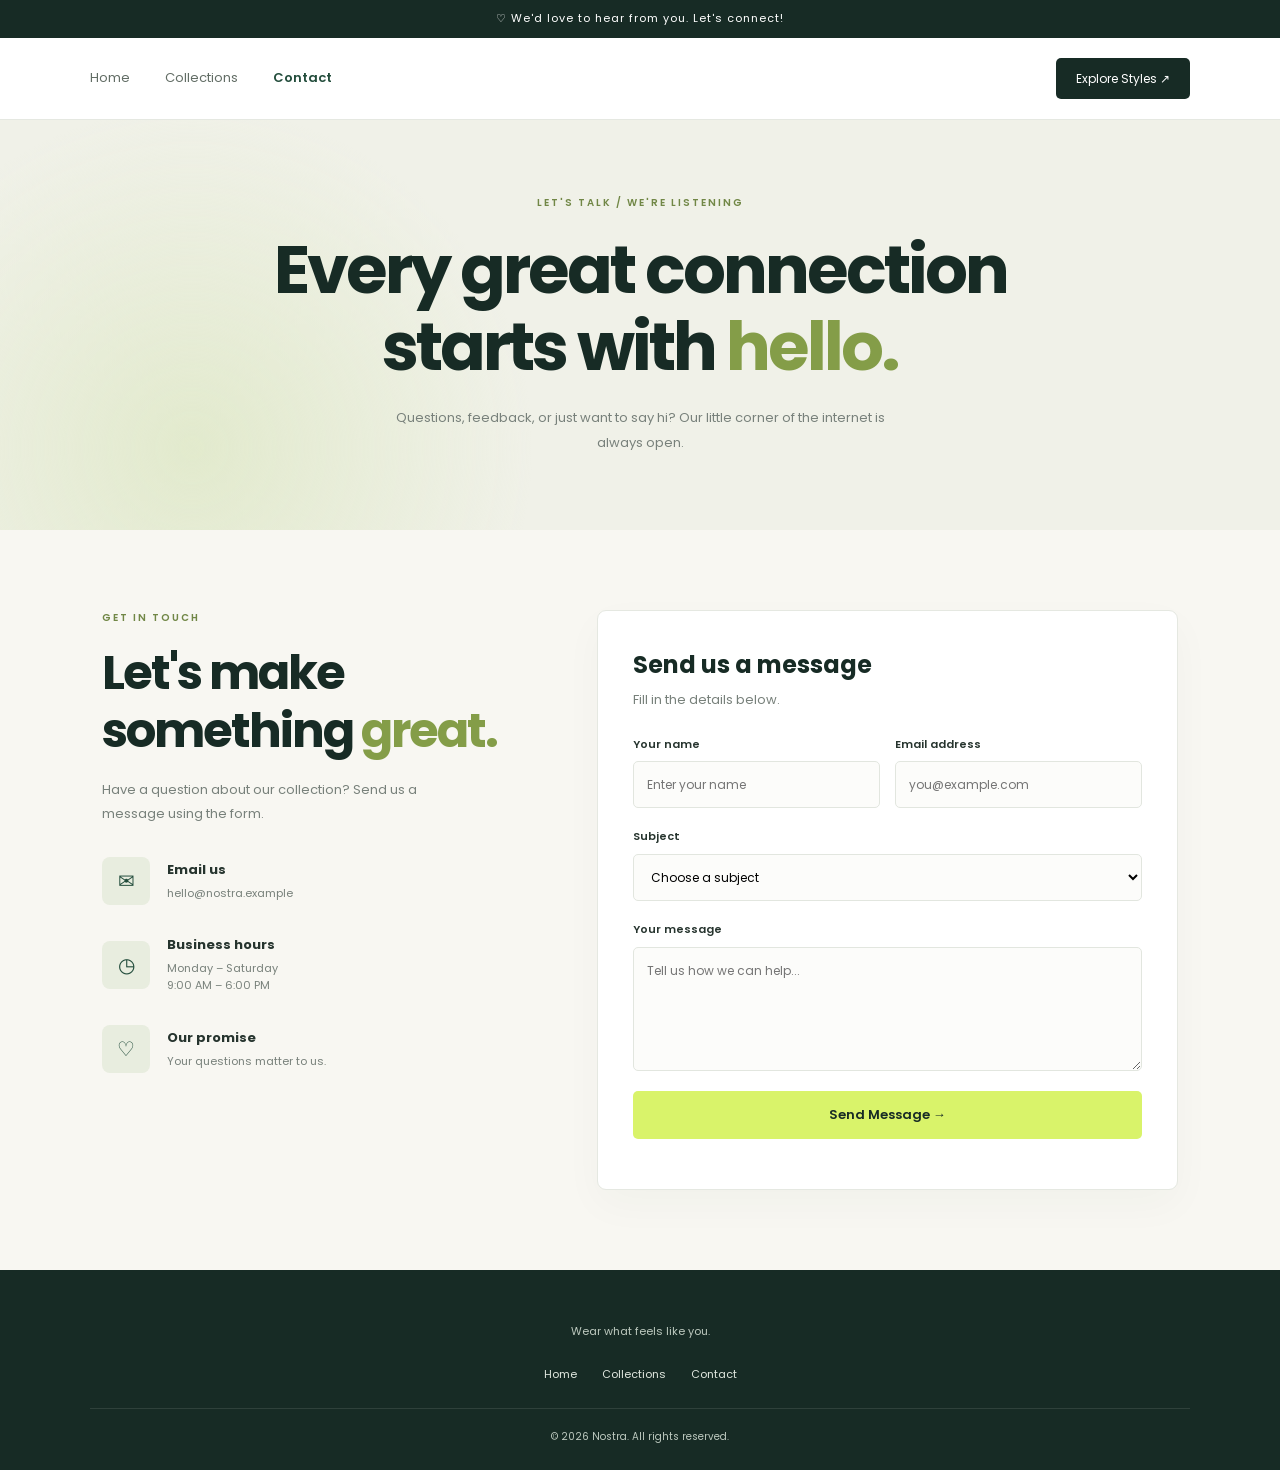
<file: contact.html>
<!DOCTYPE html>
<html lang="en">
<head>
    <meta charset="UTF-8">
    <meta name="viewport" content="width=device-width, initial-scale=1.0">

    <title>Contact Us | Nostra</title>

    <link rel="stylesheet" href="style.css">
    <script src="script.js" defer></script>

    <link href="https://fonts.googleapis.com/css2?family=Poppins:wght@300;400;500;600;700;800&display=swap" rel="stylesheet">
</head>

<body>

    <div class="announcement">
        ♡ We'd love to hear from you. Let's connect!
    </div>

    <nav class="navbar">
        <a href="index.html" class="logo">nostra<span>.</span></a>

        <div class="nav-links">
            <a href="index.html">Home</a>
            <a href="collections.html">Collections</a>
            <a href="contact.html" class="active">Contact</a>
        </div>

        <a href="collections.html" class="nav-button">Explore Styles ↗</a>
    </nav>

    <main>

        <section class="contact-hero">
            <p class="eyebrow">LET'S TALK / WE'RE LISTENING</p>

            <h1>Every great connection<br>starts with <span>hello.</span></h1>

            <p>
                Questions, feedback, or just want to say hi?
                Our little corner of the internet is always open.
            </p>
        </section>

        <section class="contact-layout">

            <div class="contact-info">

                <p class="eyebrow">GET IN TOUCH</p>

                <h2>Let's make<br>something <span>great.</span></h2>

                <p class="muted-text">
                    Have a question about our collection?
                    Send us a message using the form.
                </p>

                <div class="contact-detail">
                    <div class="detail-icon">✉</div>

                    <div>
                        <h3>Email us</h3>
                        <p>hello@nostra.example</p>
                    </div>
                </div>

                <div class="contact-detail">
                    <div class="detail-icon">◷</div>

                    <div>
                        <h3>Business hours</h3>
                        <p>Monday – Saturday</p>
                        <p>9:00 AM – 6:00 PM</p>
                    </div>
                </div>

                <div class="contact-detail">
                    <div class="detail-icon">♡</div>

                    <div>
                        <h3>Our promise</h3>
                        <p>Your questions matter to us.</p>
                    </div>
                </div>

            </div>

            <div class="contact-form-card">

                <h2>Send us a message</h2>

                <p class="muted-text">
                    Fill in the details below.
                </p>

                <form id="contactForm">

                    <div class="form-row">

                        <div class="form-group">
                            <label for="contactName">Your name</label>

                            <input
                                type="text"
                                id="contactName"
                                placeholder="Enter your name"
                                required
                                minlength="2"
                            >
                        </div>

                        <div class="form-group">
                            <label for="contactEmail">Email address</label>

                            <input
                                type="email"
                                id="contactEmail"
                                placeholder="you@example.com"
                                required
                            >
                        </div>

                    </div>

                    <div class="form-group">
                        <label for="contactSubject">Subject</label>

                        <select id="contactSubject" required>
                            <option value="">Choose a subject</option>
                            <option value="Product enquiry">Product enquiry</option>
                            <option value="Order enquiry">Order enquiry</option>
                            <option value="Feedback">Feedback</option>
                            <option value="Other">Other</option>
                        </select>
                    </div>

                    <div class="form-group">
                        <label for="contactMessage">Your message</label>

                        <textarea
                            id="contactMessage"
                            rows="5"
                            placeholder="Tell us how we can help..."
                            required
                            minlength="10"
                        ></textarea>
                    </div>

                    <button type="submit" class="primary-btn submit-btn">
                        Send Message →
                    </button>

                    <p id="contactStatus" class="form-status" role="status"></p>

                </form>

            </div>

        </section>

    </main>

    <footer class="footer">
        <a href="index.html" class="logo">nostra<span>.</span></a>
        <p>Wear what feels like you.</p>

        <div class="footer-links">
            <a href="index.html">Home</a>
            <a href="collections.html">Collections</a>
            <a href="contact.html">Contact</a>
        </div>

        <p class="copyright">© 2026 Nostra. All rights reserved.</p>
    </footer>

</body>
</html>
</file>
<file: style.css>
/* =========================
   NOSTRA - GLOBAL STYLES
========================= */

:root {
    --dark: #172b25;
    --green: #234d3c;
    --accent: #d9f36a;
    --cream: #f8f7f2;
    --white: #ffffff;
    --text: #26342e;
    --muted: #78817b;
    --border: #e5e8e1;
}

* {
    margin: 0;
    padding: 0;
    box-sizing: border-box;
}

html {
    scroll-behavior: smooth;
}

body {
    font-family: "Poppins", sans-serif;
    background: var(--cream);
    color: var(--text);
    line-height: 1.6;
}

a {
    text-decoration: none;
    color: inherit;
}

button,
input,
select,
textarea {
    font: inherit;
}

button,
select {
    cursor: pointer;
}

img {
    max-width: 100%;
    display: block;
}

[hidden] {
    display: none !important;
}

/* ANNOUNCEMENT */

.announcement {
    background: var(--dark);
    color: var(--white);
    text-align: center;
    padding: 10px 15px;
    font-size: 11px;
    letter-spacing: 1px;
}

/* NAVBAR */

.navbar {
    height: 82px;
    display: flex;
    justify-content: space-between;
    align-items: center;
    padding: 0 7%;
    background: var(--white);
    border-bottom: 1px solid var(--border);
    gap: 25px;
}

.logo {
    display: none;
}

.logo span {
    color: #91b23b;
}

.nav-links {
    display: flex;
    align-items: center;
    gap: 35px;
}

.nav-links a {
    color: #626d65;
    font-size: 13px;
    transition: 0.3s;
}

.nav-links a:hover,
.nav-links a.active {
    color: var(--green);
    font-weight: 600;
}

.nav-button {
    padding: 11px 20px;
    background: var(--dark);
    color: white;
    border-radius: 5px;
    font-size: 12px;
    transition: 0.3s;
}

.nav-button:hover {
    background: var(--green);
    transform: translateY(-2px);
}

/* COMMON BUTTONS */

.primary-btn {
    display: inline-flex;
    align-items: center;
    justify-content: center;
    padding: 14px 23px;
    border: none;
    border-radius: 5px;
    background: var(--accent);
    color: var(--dark);
    font-size: 13px;
    font-weight: 600;
    transition: 0.3s;
    cursor: pointer;
}

.primary-btn:hover {
    background: #c9e65a;
    transform: translateY(-2px);
}

.secondary-btn {
    display: inline-flex;
    align-items: center;
    justify-content: center;
    padding: 14px 20px;
    border: 1px solid #d5dbd4;
    border-radius: 5px;
    font-size: 13px;
    transition: 0.3s;
}

.secondary-btn:hover {
    background: white;
}

.eyebrow {
    font-size: 10px;
    font-weight: 600;
    letter-spacing: 2px;
    color: #718746;
}

.muted-text {
    color: var(--muted);
    font-size: 13px;
}

/* HOME HERO */

.hero {
    min-height: 620px;
    padding: 70px 8%;
    display: grid;
    grid-template-columns: 1fr 0.9fr;
    align-items: center;
    gap: 65px;
    background:
        radial-gradient(circle at 10% 10%, #e8eedb 0, transparent 35%),
        var(--cream);
}

.hero-content h1 {
    font-size: clamp(48px, 6vw, 76px);
    line-height: 1.12;
    letter-spacing: -4px;
    font-weight: 600;
    margin: 23px 0;
    color: var(--dark);
}

.hero-content h1 span,
.collection-hero h1 span,
.contact-hero h1 span,
.contact-info h2 span {
    color: #849d48;
}

.hero-description {
    max-width: 430px;
    color: var(--muted);
    font-size: 14px;
    line-height: 1.9;
}

.hero-buttons {
    display: flex;
    flex-wrap: wrap;
    gap: 12px;
    margin-top: 30px;
}

.hero-stats {
    display: flex;
    flex-wrap: wrap;
    gap: 35px;
    margin-top: 50px;
}

.hero-stats h3 {
    font-size: 22px;
    color: var(--dark);
}

.hero-stats p {
    font-size: 10px;
    color: var(--muted);
}

.hero-image {
    height: 470px;
    position: relative;
}

.hero-image > img {
    height: 100%;
    width: 100%;
    object-fit: cover;
    border-radius: 150px 150px 8px 8px;
}

.floating-card {
    position: absolute;
    bottom: 25px;
    left: -35px;
    background: white;
    padding: 17px 20px;
    display: flex;
    align-items: center;
    gap: 12px;
    border-radius: 8px;
    box-shadow: 0 10px 35px #00000012;
}

.floating-card > span {
    font-size: 28px;
    color: #8ea845;
}

.floating-card strong {
    font-size: 12px;
}

.floating-card p {
    font-size: 10px;
    color: var(--muted);
}

/* BENEFITS */

.benefits {
    padding: 25px 7%;
    background: var(--dark);
    color: white;
    display: flex;
    justify-content: space-around;
    align-items: center;
    gap: 20px;
    flex-wrap: wrap;
    font-size: 12px;
}

/* GENERAL SECTION */

.section {
    padding: 95px 8%;
}

.section-heading {
    display: flex;
    align-items: end;
    justify-content: space-between;
    gap: 20px;
    margin-bottom: 35px;
}

.section-heading h2,
.collection-top h2 {
    font-size: clamp(25px, 4vw, 37px);
    letter-spacing: -1.5px;
    color: var(--dark);
    margin-top: 10px;
}

.section-heading h2 span {
    color: #849d48;
}

.text-link {
    font-size: 12px;
    font-weight: 600;
    padding-bottom: 5px;
}

/* CATEGORY CARDS */

.category-grid {
    display: grid;
    grid-template-columns: repeat(3, minmax(0, 1fr));
    gap: 23px;
}

.category-card {
    position: relative;
    height: 410px;
    overflow: hidden;
    border-radius: 7px;
    background: #e2e6dc;
}

.category-card img {
    width: 100%;
    height: 100%;
    object-fit: cover;
    transition: transform 0.6s;
}

.category-card:hover img {
    transform: scale(1.06);
}

.category-card::after {
    content: "";
    position: absolute;
    inset: 0;
    background: linear-gradient(
        transparent 25%,
        rgba(10, 25, 17, 0.82)
    );
}

.category-overlay {
    position: absolute;
    z-index: 1;
    bottom: 25px;
    left: 24px;
    color: white;
}

.category-overlay p {
    font-size: 9px;
    letter-spacing: 1px;
}

.category-overlay h3 {
    font-size: 30px;
    margin: 7px 0;
}

.category-overlay span {
    font-size: 11px;
}

/* NEWSLETTER */

.newsletter {
    text-align: center;
    padding: 75px 20px;
    background: #eaf0df;
}

.newsletter h2 {
    font-size: clamp(28px, 4vw, 42px);
    letter-spacing: -1px;
    margin: 10px 0;
    color: var(--dark);
}

.newsletter > p:not(.eyebrow) {
    color: var(--muted);
    font-size: 13px;
    margin-bottom: 25px;
}

.newsletter .primary-btn {
    margin-top: 5px;
}

/* COLLECTION HERO */

.collection-hero {
    text-align: center;
    padding: 75px 20px;
    background:
        radial-gradient(circle at 80% 20%, #e5edcf, transparent 35%),
        #f0f1e8;
}

.collection-hero h1,
.contact-hero h1 {
    font-size: clamp(43px, 6vw, 67px);
    line-height: 1.16;
    letter-spacing: -3px;
    color: var(--dark);
    margin: 20px 0;
}

.collection-hero > p:last-child,
.contact-hero > p:last-child {
    max-width: 520px;
    margin: 0 auto;
    color: var(--muted);
    font-size: 13px;
    line-height: 1.9;
}

/* COLLECTION SECTION */

.collection-section {
    padding: 75px 7%;
}

.collection-top {
    display: flex;
    align-items: end;
    justify-content: space-between;
    gap: 20px;
    margin-bottom: 30px;
}

.product-count {
    background: #e8eddf;
    color: var(--green);
    border-radius: 30px;
    padding: 9px 15px;
    font-size: 11px;
    white-space: nowrap;
}

/* SEARCH AND FILTERS */

.filter-panel {
    display: grid;
    grid-template-columns: minmax(180px, 1fr) 210px 210px;
    gap: 12px;
    margin-bottom: 18px;
}

.search-box {
    display: flex;
    align-items: center;
    gap: 12px;
    padding: 0 15px;
    background: white;
    border: 1px solid var(--border);
    border-radius: 5px;
}

.search-box > span {
    font-size: 25px;
    color: #77866c;
}

.search-box input {
    width: 100%;
    border: none;
    outline: none;
    padding: 14px 0;
    background: transparent;
    font-size: 12px;
    min-width: 0;
}

.filter-panel select {
    width: 100%;
    padding: 14px;
    background: white;
    border: 1px solid var(--border);
    border-radius: 5px;
    outline: none;
    font-size: 12px;
    color: var(--text);
}

.active-filter-row {
    display: flex;
    justify-content: space-between;
    align-items: center;
    margin-bottom: 23px;
}

.active-filter-row p {
    font-size: 11px;
    color: var(--muted);
}

.clear-btn {
    background: transparent;
    border: none;
    color: var(--green);
    font-size: 11px;
    font-weight: 600;
}

.clear-btn:hover {
    text-decoration: underline;
}

/* PRODUCT GRID */

.product-grid {
    display: grid;
    grid-template-columns: repeat(4, minmax(0, 1fr));
    gap: 25px 17px;
}

.product-card {
    min-width: 0;
    background: white;
    border-radius: 7px;
    overflow: hidden;
    border: 1px solid #eceee8;
    transition: transform 0.3s, box-shadow 0.3s;
}

.product-card:hover {
    transform: translateY(-5px);
    box-shadow: 0 12px 30px #1c35200e;
}

.product-image {
    height: 250px;
    position: relative;
    overflow: hidden;
    background: #eceee7;
}

.product-image img {
    width: 100%;
    height: 100%;
    object-fit: cover;
    transition: transform 0.5s;
}

.product-card:hover .product-image img {
    transform: scale(1.05);
}

.product-badge {
    position: absolute;
    top: 12px;
    left: 12px;
    background: var(--accent);
    color: var(--dark);
    font-size: 9px;
    font-weight: 600;
    padding: 5px 9px;
    border-radius: 3px;
}

.product-details {
    padding: 16px;
}

.product-category {
    color: #82944f;
    font-size: 9px;
    letter-spacing: 1px;
    text-transform: uppercase;
}

.product-details h3 {
    font-size: 13px;
    margin: 7px 0;
    font-weight: 600;
    color: var(--dark);
}

.product-description {
    font-size: 10px;
    color: var(--muted);
    min-height: 32px;
    line-height: 1.6;
}

.product-bottom {
    display: flex;
    justify-content: space-between;
    align-items: center;
    gap: 8px;
    margin-top: 14px;
}

.product-price {
    font-size: 15px;
    font-weight: 700;
    color: var(--dark);
}

.product-bottom button {
    border: none;
    background: var(--dark);
    color: white;
    padding: 9px 11px;
    border-radius: 4px;
    font-size: 10px;
    transition: 0.3s;
}

.product-bottom button:hover {
    background: #496f45;
}

.no-products {
    text-align: center;
    padding: 75px 20px;
    background: white;
    border-radius: 8px;
}

.no-products > span {
    font-size: 40px;
    color: #8da454;
}

.no-products h3 {
    margin: 12px 0;
    font-size: 23px;
}

.no-products p {
    font-size: 12px;
    color: var(--muted);
    margin-bottom: 20px;
}

/* CONTACT HERO */

.contact-hero {
    text-align: center;
    padding: 75px 20px;
    background:
        radial-gradient(circle at 15% 80%, #e2eacd, transparent 30%),
        #f0f1e8;
}

/* CONTACT LAYOUT */

.contact-layout {
    padding: 80px 8%;
    display: grid;
    grid-template-columns: 0.85fr 1.15fr;
    gap: 65px;
    align-items: start;
}

.contact-info h2 {
    font-size: clamp(35px, 4vw, 48px);
    letter-spacing: -2px;
    line-height: 1.2;
    margin: 18px 0;
    color: var(--dark);
}

.contact-info > .muted-text {
    max-width: 370px;
    line-height: 1.9;
}

.contact-detail {
    display: flex;
    align-items: center;
    gap: 17px;
    margin-top: 30px;
}

.detail-icon {
    display: flex;
    justify-content: center;
    align-items: center;
    width: 48px;
    height: 48px;
    flex-shrink: 0;
    border-radius: 8px;
    background: #e8eddf;
    color: var(--green);
    font-size: 20px;
}

.contact-detail h3 {
    font-size: 13px;
    margin-bottom: 4px;
}

.contact-detail p {
    font-size: 11px;
    color: var(--muted);
}

/* CONTACT FORM */

.contact-form-card {
    background: white;
    padding: 35px;
    border: 1px solid var(--border);
    border-radius: 9px;
    box-shadow: 0 15px 40px #203a2208;
}

.contact-form-card h2 {
    color: var(--dark);
    font-size: 24px;
    margin-bottom: 5px;
}

.contact-form-card > p {
    margin-bottom: 25px;
}

.form-row {
    display: grid;
    grid-template-columns: 1fr 1fr;
    gap: 15px;
}

.form-group {
    display: flex;
    flex-direction: column;
    gap: 8px;
    margin-bottom: 20px;
}

.form-group label {
    font-size: 11px;
    font-weight: 600;
}

.form-group input,
.form-group select,
.form-group textarea {
    width: 100%;
    padding: 13px;
    border: 1px solid #e2e6df;
    background: #fcfcfa;
    border-radius: 5px;
    outline: none;
    font-size: 12px;
    transition: border-color 0.3s;
}

.form-group input:focus,
.form-group select:focus,
.form-group textarea:focus {
    border-color: #819c50;
}

.form-group textarea {
    resize: vertical;
}

.submit-btn {
    width: 100%;
}

.form-status {
    font-size: 12px;
    margin-top: 15px;
    line-height: 1.7;
}

.form-status.success {
    color: #28723e;
}

.form-status.error {
    color: #b42318;
}

/* FOOTER */

.footer {
    padding: 45px 7% 25px;
    background: var(--dark);
    color: white;
    text-align: center;
}

.footer .logo {
    color: white;
}

.footer > p {
    font-size: 11px;
    color: #bdc9bf;
    margin-top: 8px;
}

.footer-links {
    display: flex;
    justify-content: center;
    gap: 25px;
    margin: 25px 0;
}

.footer-links a {
    font-size: 11px;
    color: #e0e7df;
}

.footer-links a:hover {
    color: var(--accent);
}

.footer .copyright {
    border-top: 1px solid #ffffff1a;
    padding-top: 20px;
    margin-top: 20px;
    font-size: 10px;
}

/* RESPONSIVE DESIGN */

@media (max-width: 1000px) {

    .navbar {
        padding: 0 4%;
    }

    .hero {
        padding: 60px 5%;
        gap: 35px;
    }

    .hero-image {
        height: 390px;
    }

    .hero-content h1 {
        letter-spacing: -2px;
    }

    .product-grid {
        grid-template-columns: repeat(3, minmax(0, 1fr));
    }

    .product-image {
        height: 230px;
    }

    .contact-layout {
        padding: 65px 5%;
        gap: 35px;
    }

}

@media (max-width: 700px) {

    .announcement {
        font-size: 9px;
    }

    .navbar {
        height: auto;
        min-height: 75px;
        padding: 15px 5%;
        flex-wrap: wrap;
        justify-content: space-between;
        gap: 15px;
    }

    .logo {
        font-size: 30px;
    }

    .nav-links {
        order: 3;
        width: 100%;
        justify-content: center;
        gap: 30px;
        padding: 10px 0 3px;
        border-top: 1px solid var(--border);
    }

    .nav-links a {
        font-size: 12px;
    }

    .nav-button {
        font-size: 10px;
        padding: 9px 12px;
    }

    .hero {
        grid-template-columns: 1fr;
        padding: 55px 6%;
        gap: 35px;
    }

    .hero-content h1 {
        font-size: 58px;
    }

    .hero-description {
        font-size: 13px;
    }

    .hero-image {
        height: 380px;
        margin: 0 10px;
    }

    .floating-card {
        left: -10px;
        bottom: 15px;
    }

    .hero-stats {
        gap: 25px;
        margin-top: 35px;
    }

    .hero-stats h3 {
        font-size: 19px;
    }

    .benefits {
        justify-content: flex-start;
        padding: 25px 7%;
        font-size: 11px;
    }

    .section {
        padding: 65px 6%;
    }

    .section-heading {
        align-items: flex-start;
        flex-direction: column;
    }

    .category-grid {
        grid-template-columns: 1fr;
        gap: 18px;
    }

    .category-card {
        height: 370px;
    }

    .collection-hero,
    .contact-hero {
        padding: 60px 6%;
    }

    .collection-hero h1,
    .contact-hero h1 {
        font-size: 47px;
        letter-spacing: -2px;
    }

    .collection-section {
        padding: 55px 5%;
    }

    .collection-top {
        align-items: flex-start;
        flex-direction: column;
    }

    .filter-panel {
        grid-template-columns: 1fr;
    }

    .search-box {
        min-height: 48px;
    }

    .filter-panel select {
        min-height: 48px;
    }

    .product-grid {
        grid-template-columns: repeat(2, minmax(0, 1fr));
        gap: 15px 10px;
    }

    .product-image {
        height: 210px;
    }

    .product-details {
        padding: 12px;
    }

    .product-details h3 {
        font-size: 12px;
    }

    .product-bottom {
        align-items: flex-start;
        flex-direction: column;
    }

    .product-bottom button {
        width: 100%;
    }

    .contact-layout {
        grid-template-columns: 1fr;
        padding: 55px 6%;
        gap: 40px;
    }

    .contact-form-card {
        padding: 25px 18px;
    }

    .form-row {
        grid-template-columns: 1fr;
        gap: 0;
    }

}

@media (max-width: 380px) {

    .hero-content h1 {
        font-size: 48px;
    }

    .product-grid {
        grid-template-columns: 1fr;
    }

    .product-image {
        height: 300px;
    }

    .hero-buttons {
        flex-direction: column;
        align-items: stretch;
    }

    .hero-buttons a {
        text-align: center;
    }

    .footer-links {
        gap: 17px;
    }

}
</file>
